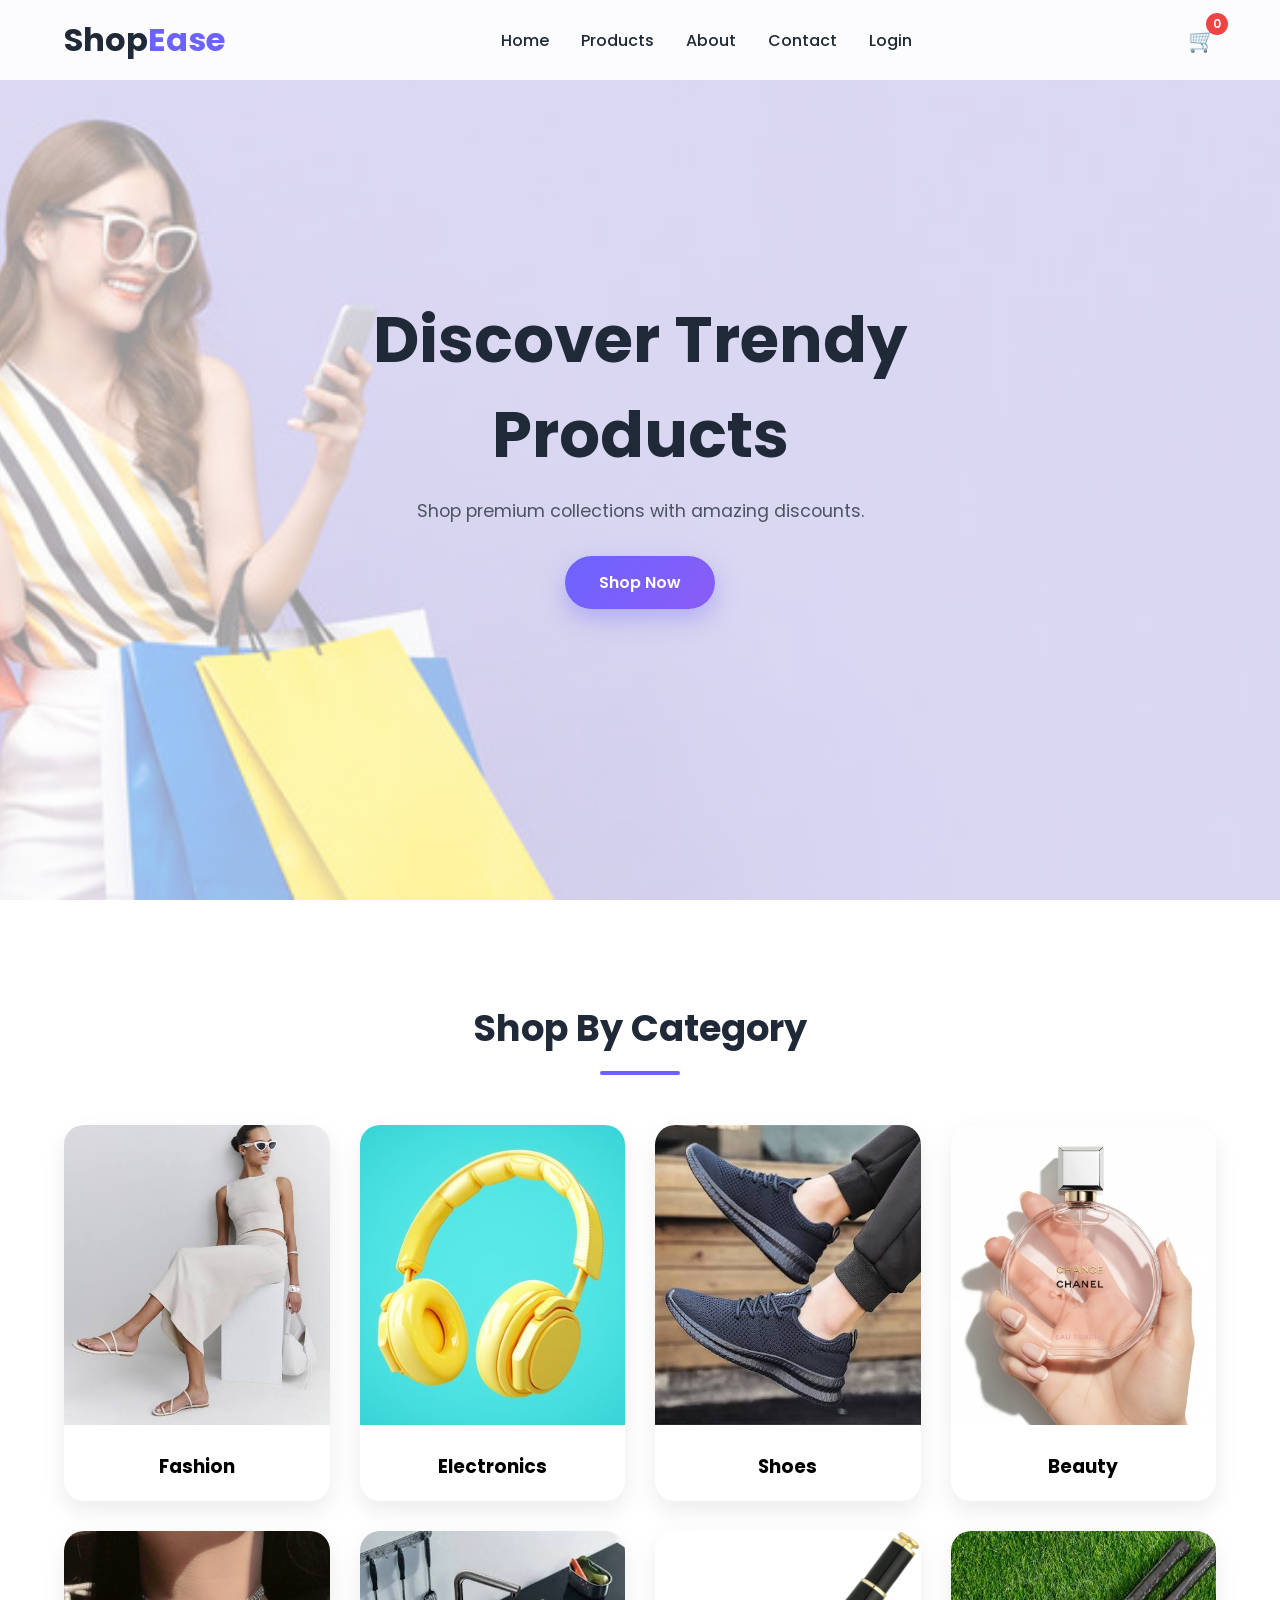
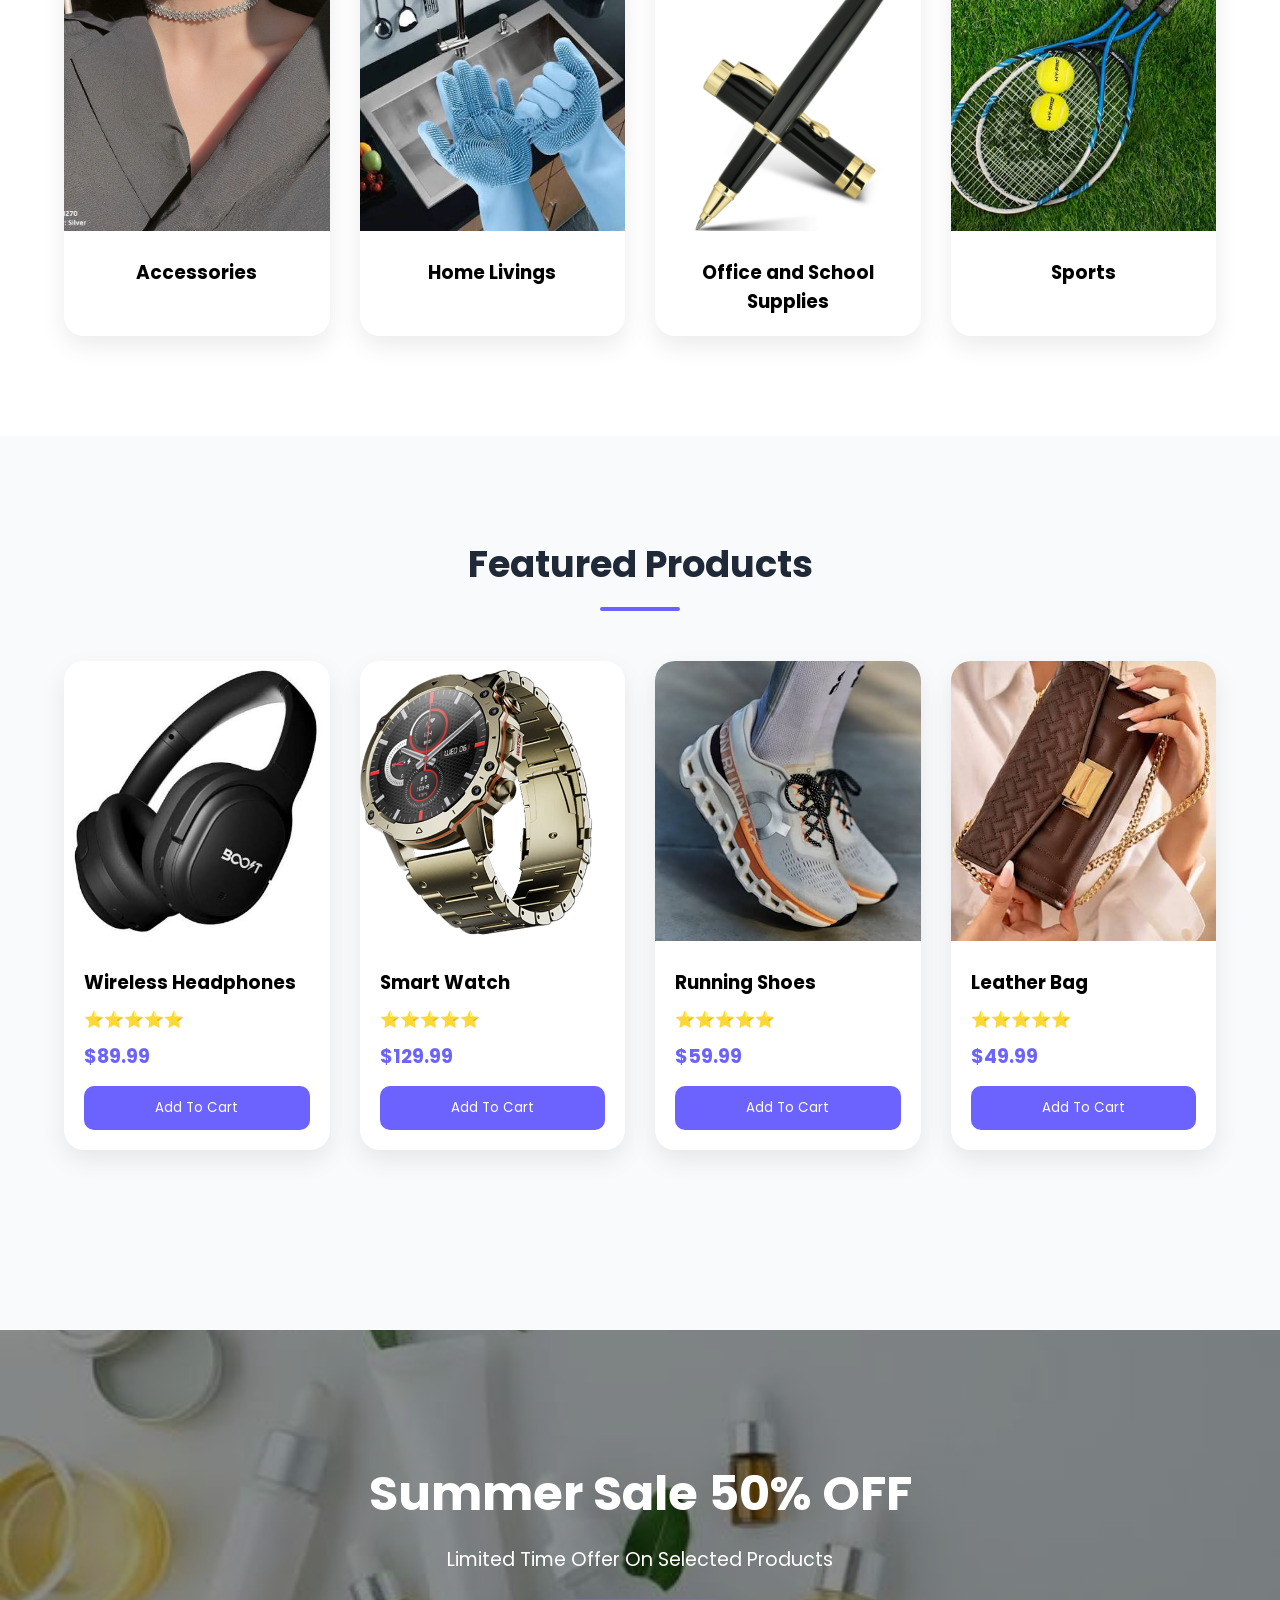
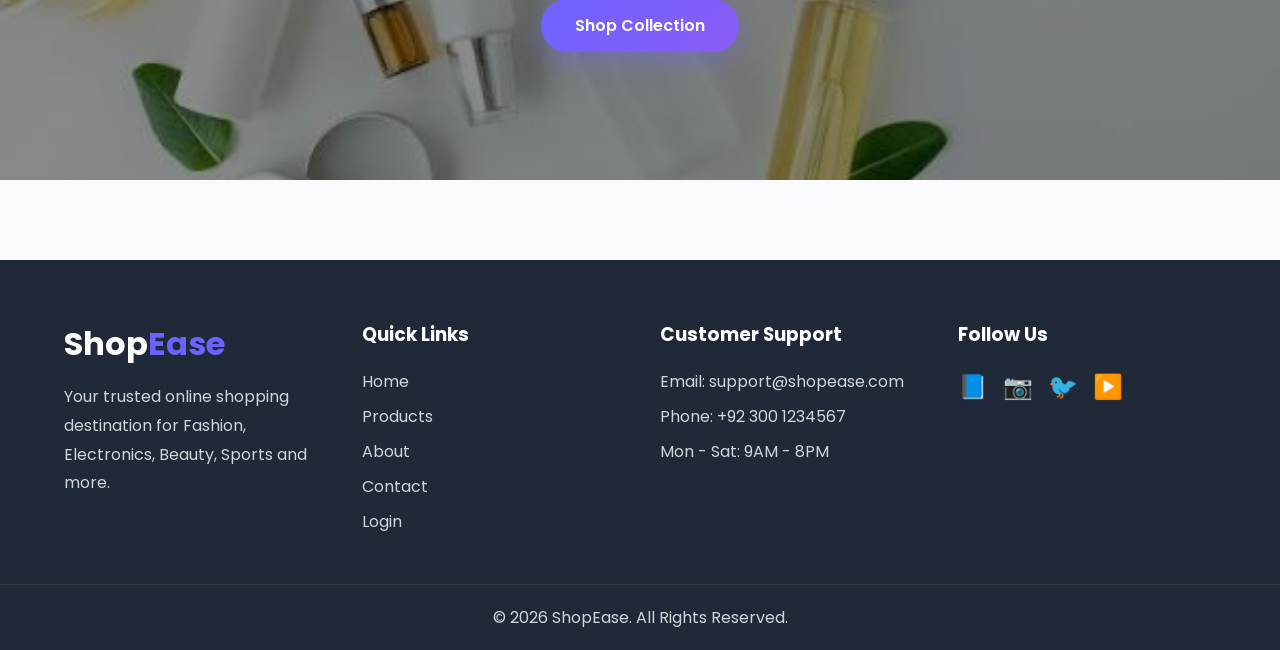
<file: index.html>
<!DOCTYPE html>
<html lang="en">
<head>
  <meta charset="UTF-8">
  <meta name="viewport" content="width=device-width, initial-scale=1.0">

  <title>ShopEase</title>

  <link rel="stylesheet" href="style.css">

  <link rel="preconnect" href="https://fonts.googleapis.com">
  <link rel="preconnect" href="https://fonts.gstatic.com" crossorigin>

  <link href="https://fonts.googleapis.com/css2?family=Poppins:wght@300;400;500;600;700&display=swap" rel="stylesheet">

  <link rel="stylesheet"
        href="https://cdnjs.cloudflare.com/ajax/libs/font-awesome/6.5.1/css/all.min.css">
</head>

<body>

  <!-- Header -->

  <header class="header">

    <nav class="navbar container">

      <a href="#" class="logo">
        Shop<span>Ease</span>
      </a>

      <ul class="nav-links">
        <li><a href="index.html">Home</a></li>
        <li><a href="products.html">Products</a></li>
        <li><a href="about.html">About</a></li>
        <li><a href="contact.html">Contact</a></li>
        <li><a href="auth.html">Login</a></li>
      </ul>

     <a href="cart.html" class="cart-icon">
  🛒
   <span id="cart-count">0</span>
</a>

    </nav>

  </header>

  <!-- Hero Section -->

  <section class="hero">

    <div class="hero-content">

      <h1>Discover Trendy Products</h1>

      <p>
        Shop premium collections with amazing discounts.
      </p>

      <a href="products.html" class="btn">
        Shop Now
      </a>
    </div>
  </section>
<!-- Categories Section -->

  <section class="categories">

  <div class="container">

    <h2 class="section-title">
      Shop By Category
    </h2>
    <div class="category-grid">

      <div class="category-card">
        <img src="images/picture 2.jpg" alt="Fashion">
        <h3>Fashion</h3>
      </div>

      <div class="category-card">
        <img src="images/picture 4.jpg" alt="Electronics">
        <h3>Electronics</h3>
      </div>

      <div class="category-card">
        <img src="images/picture 5.jpg" alt="Shoes">
        <h3>Shoes</h3>
      </div>

      <div class="category-card">
        <img src="images/picture 6.jpg" alt="Beauty">
        <h3>Beauty</h3>
      </div>

      <div class="category-card">
        <img src="images/picture 3.jpg" alt="Accessories">
        <h3>Accessories</h3>
      </div>

      <div class="category-card">
        <img src="images/picture 7.jpg" alt="Home Livings">
        <h3>Home Livings</h3>
      </div>

      <div class="category-card">
        <img src="images/picture 8.jpg" alt="Office and School Supplies">
        <h3>Office and School Supplies</h3>
      </div>

      <div class="category-card">
        <img src="images/picture 9.jpg" alt="Sports">
        <h3>Sports</h3>
      </div>

    </div>

  </div>

</section>
<!-- Featured Products -->

<section class="products">

  <div class="container">

    <h2 class="section-title">
      Featured Products
    </h2>

    <div class="products-grid">

      <div class="product-card">

        <img src="images/product 1.jpg" alt="Product">

        <div class="product-info">

          <h3>Wireless Headphones</h3>

          <div class="rating">
            ⭐⭐⭐⭐⭐
          </div>

          <p class="price">$89.99</p>

         <button
         class="product-btn"
         data-name="Wireless Headphones"
         data-price="89.99">
         Add To Cart
         </button>

        </div>

      </div>

      <div class="product-card">

        <img src="images/product 2.jpg" alt="Product">

        <div class="product-info">

          <h3>Smart Watch</h3>

          <div class="rating">
            ⭐⭐⭐⭐⭐
          </div>

          <p class="price">$129.99</p>

          <button
          class="product-btn"
          data-name="Smart Watch"
          data-price="129.99">
          Add To Cart
         </button>

        </div>

      </div>

      <div class="product-card">

        <img src="images/product 3.jpg" alt="Product">

        <div class="product-info">

          <h3>Running Shoes</h3>

          <div class="rating">
            ⭐⭐⭐⭐⭐
          </div>

          <p class="price">$59.99</p>

          <button
          class="product-btn"
          data-name="Running Shoes"
          data-price="59.99">
          Add To Cart
         </button>

        </div>

      </div>

      <div class="product-card">

        <img src="images/product 4.jpg" alt="Product">

        <div class="product-info">

          <h3>Leather Bag</h3>

          <div class="rating">
            ⭐⭐⭐⭐⭐
          </div>

          <p class="price">$49.99</p>

          <button
          class="product-btn"
          data-name="Leather Bag"
          data-price="49.99">
          Add To Cart
          </button>

        </div>

      </div>

    </div>

  </div>

</section>

<!-- Offer Banner -->

<section class="offer-banner">

  <div class="offer-content">

    <h2>Summer Sale 50% OFF</h2>

    <p>
      Limited Time Offer On Selected Products
    </p>

    <a href="products.html" class="btn">
      Shop Collection
    </a>

  </div>

</section>
</body>
</html>
<script src="script.js"></script>

<footer class="footer">

    <div class="container footer-grid">

        <div class="footer-box">

            <h2 class="footer-logo">
                Shop<span>Ease</span>
            </h2>

            <p>
                Your trusted online shopping destination for
                Fashion, Electronics, Beauty, Sports and more.
            </p>

        </div>

        <div class="footer-box">

            <h3>Quick Links</h3>

            <ul>
                <li><a href="index.html">Home</a></li>
                <li><a href="products.html">Products</a></li>
                <li><a href="about.html">About</a></li>
                <li><a href="contact.html">Contact</a></li>
                <li><a href="auth.html">Login</a></li>
            </ul>

        </div>

        <div class="footer-box">

            <h3>Customer Support</h3>

            <ul>
                <li>Email: support@shopease.com</li>
                <li>Phone: +92 300 1234567</li>
                <li>Mon - Sat: 9AM - 8PM</li>
            </ul>

        </div>

        <div class="footer-box">

            <h3>Follow Us</h3>

            <div class="social-links">

                <a href="#">📘</a>
                <a href="#">📷</a>
                <a href="#">🐦</a>
                <a href="#">▶️</a>

            </div>

        </div>

    </div>

    <div class="footer-bottom">

        <p>
            © 2026 ShopEase. All Rights Reserved.
        </p>

    </div>

</footer>


</body>
</html>
</file>
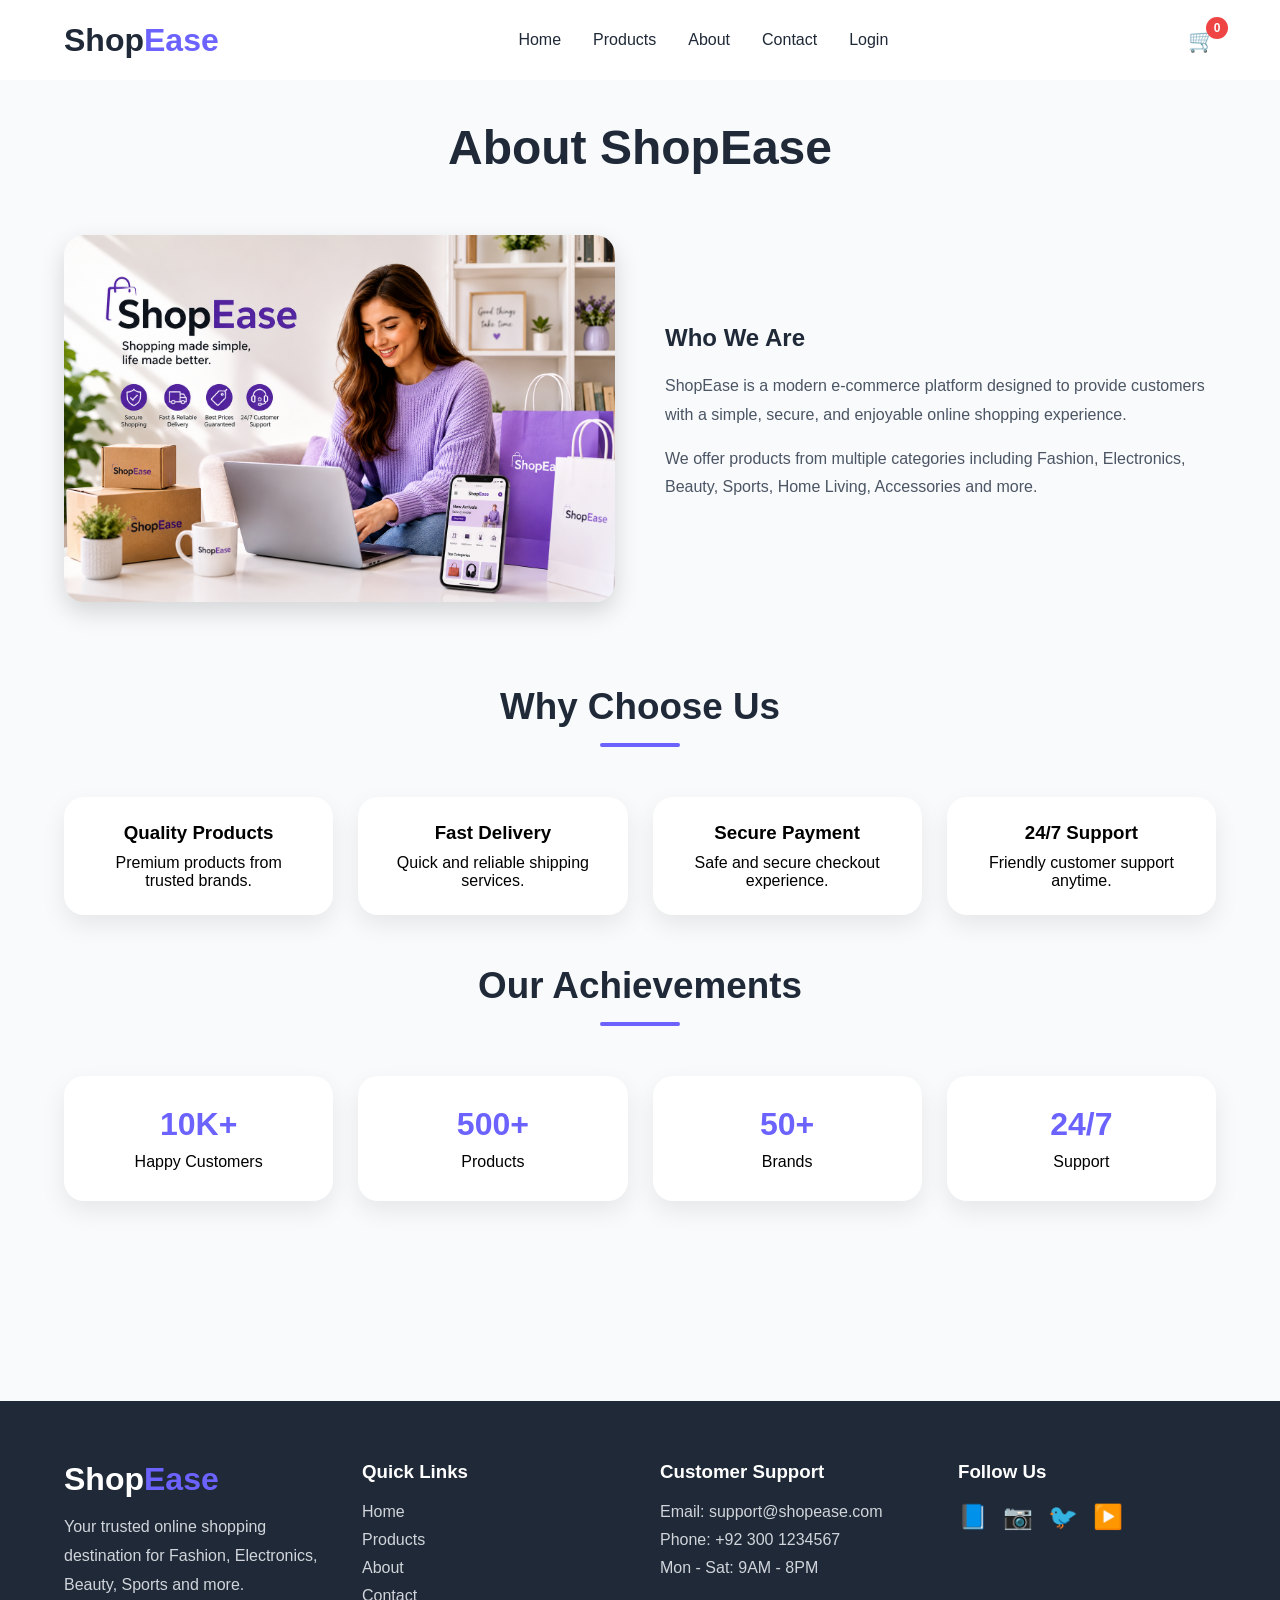
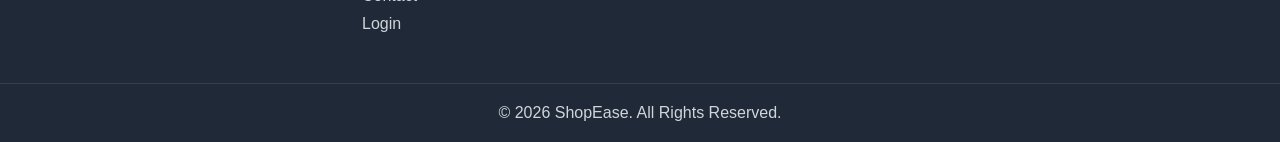
<file: about.html>
<!DOCTYPE html>
<html lang="en">

<head>
<meta charset="UTF-8">
<meta name="viewport" content="width=device-width, initial-scale=1.0">

<title>About Us | ShopEase</title>

<link rel="stylesheet" href="style.css">
<link rel="stylesheet" href="about.css">
</head>

<body>

<header class="header">

<nav class="navbar container">

<a href="index.html" class="logo">
Shop<span>Ease</span>
</a>

<ul class="nav-links">
<li><a href="index.html">Home</a></li>
<li><a href="products.html">Products</a></li>
<li><a href="about.html">About</a></li>
<li><a href="contact.html">Contact</a></li>
<li><a href="auth.html">Login</a></li>
</ul>

<a href="cart.html" class="cart-icon">
🛒
<span id="cart-count">0</span>
</a>

</nav>

</header>

<section class="about-page">

<div class="container">

<h1 class="page-title">
About ShopEase
</h1>

<div class="about-content">

<div class="about-image">
<img src="images/about image.png" alt="About Us">
</div>

<div class="about-text">

<h2>Who We Are</h2>

<p>
ShopEase is a modern e-commerce platform
designed to provide customers with a simple,
secure, and enjoyable online shopping experience.
</p>

<p>
We offer products from multiple categories
including Fashion, Electronics, Beauty,
Sports, Home Living, Accessories and more.
</p>

</div>

</div>

<h2 class="section-title">
Why Choose Us
</h2>

<div class="features">

<div class="feature-box">
<h3>Quality Products</h3>
<p>Premium products from trusted brands.</p>
</div>

<div class="feature-box">
<h3>Fast Delivery</h3>
<p>Quick and reliable shipping services.</p>
</div>

<div class="feature-box">
<h3>Secure Payment</h3>
<p>Safe and secure checkout experience.</p>
</div>

<div class="feature-box">
<h3>24/7 Support</h3>
<p>Friendly customer support anytime.</p>
</div>

</div>

<h2 class="section-title">
Our Achievements
</h2>

<div class="stats">

<div class="stat-box">
<h3>10K+</h3>
<p>Happy Customers</p>
</div>

<div class="stat-box">
<h3>500+</h3>
<p>Products</p>
</div>

<div class="stat-box">
<h3>50+</h3>
<p>Brands</p>
</div>

<div class="stat-box">
<h3>24/7</h3>
<p>Support</p>
</div>

</div>

</div>

</section>

<script src="script.js"></script>
<script src="about.js"></script>

<footer class="footer">

    <div class="container footer-grid">

        <div class="footer-box">

            <h2 class="footer-logo">
                Shop<span>Ease</span>
            </h2>

            <p>
                Your trusted online shopping destination for
                Fashion, Electronics, Beauty, Sports and more.
            </p>

        </div>

        <div class="footer-box">

            <h3>Quick Links</h3>

            <ul>
                <li><a href="index.html">Home</a></li>
                <li><a href="products.html">Products</a></li>
                <li><a href="about.html">About</a></li>
                <li><a href="contact.html">Contact</a></li>
                <li><a href="auth.html">Login</a></li>
            </ul>

        </div>

        <div class="footer-box">

            <h3>Customer Support</h3>

            <ul>
                <li>Email: support@shopease.com</li>
                <li>Phone: +92 300 1234567</li>
                <li>Mon - Sat: 9AM - 8PM</li>
            </ul>

        </div>

        <div class="footer-box">

            <h3>Follow Us</h3>

            <div class="social-links">

                <a href="#">📘</a>
                <a href="#">📷</a>
                <a href="#">🐦</a>
                <a href="#">▶️</a>

            </div>

        </div>

    </div>

    <div class="footer-bottom">

        <p>
            © 2026 ShopEase. All Rights Reserved.
        </p>

    </div>

</footer>

</body>
</html>
</file>
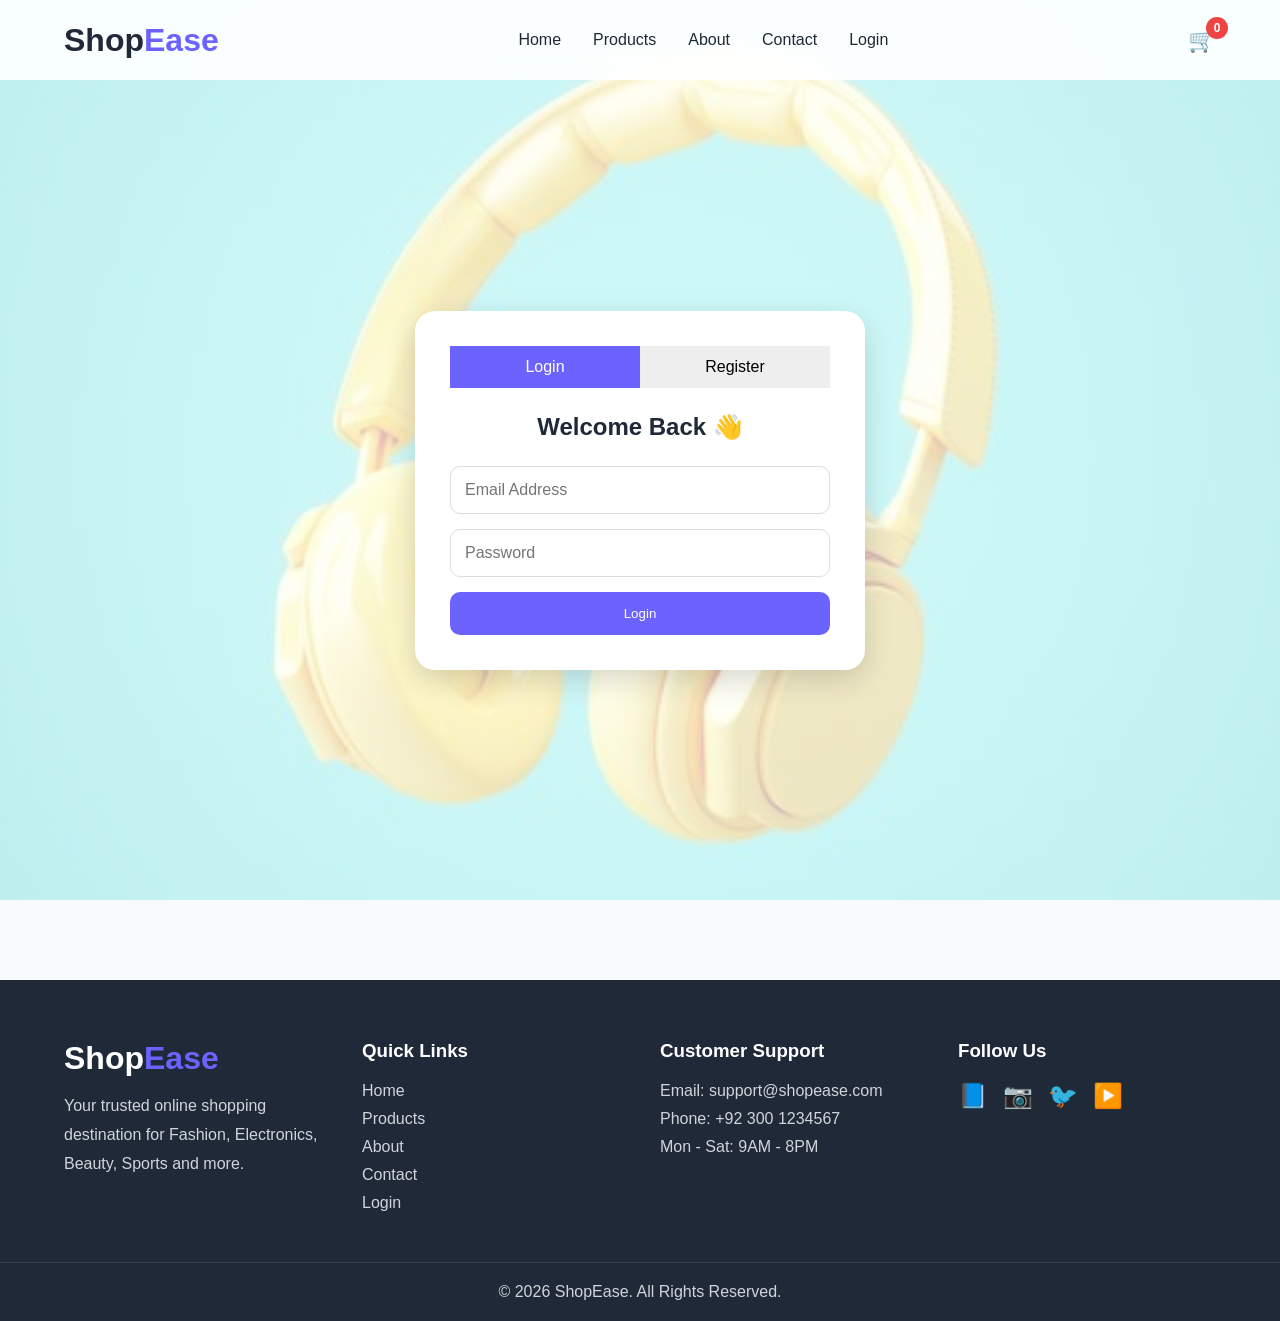
<file: auth.html>
<!DOCTYPE html>
<html lang="en">

<head>
    <meta charset="UTF-8">
    <meta name="viewport" content="width=device-width, initial-scale=1.0">
    <title>Login | ShopEase</title>

    <link rel="stylesheet" href="style.css">
    <link rel="stylesheet" href="auth.css">
</head>

<body>

<header class="header">

    <nav class="navbar container">

        <a href="index.html" class="logo">
            Shop<span>Ease</span>
        </a>

        <ul class="nav-links">
            <li><a href="index.html">Home</a></li>
            <li><a href="products.html">Products</a></li>
            <li><a href="about.html">About</a></li>
            <li><a href="contact.html">Contact</a></li>
            <li><a href="auth.html">Login</a></li>
        </ul>

        <a href="cart.html" class="cart-icon">
            🛒
            <span id="cart-count">0</span>
        </a>

    </nav>

</header>

<section class="auth-page">

    <div class="form-box">

        <div class="form-toggle">

            <button id="loginBtn" class="active">
                Login
            </button>

            <button id="registerBtn">
                Register
            </button>

        </div>

        <!-- LOGIN FORM -->

        <form id="loginForm">

            <h2>Welcome Back 👋</h2>

            <input
                type="email"
                id="loginEmail"
                placeholder="Email Address"
                required>

            <input
                type="password"
                id="loginPassword"
                placeholder="Password"
                required>

            <button type="submit">
                Login
            </button>

        </form>

        <!-- REGISTER FORM -->

        <form id="registerForm" class="hidden">

            <h2>Create Account</h2>

            <input
                type="text"
                id="registerName"
                placeholder="Full Name"
                required>

            <input
                type="email"
                id="registerEmail"
                placeholder="Email Address"
                required>

            <input
                type="password"
                id="registerPassword"
                placeholder="Password"
                required>

            <button type="submit">
                Register
            </button>

        </form>

    </div>

</section>

<script src="script.js"></script>
<script src="auth.js"></script>

<footer class="footer">

    <div class="container footer-grid">

        <div class="footer-box">

            <h2 class="footer-logo">
                Shop<span>Ease</span>
            </h2>

            <p>
                Your trusted online shopping destination for
                Fashion, Electronics, Beauty, Sports and more.
            </p>

        </div>

        <div class="footer-box">

            <h3>Quick Links</h3>

            <ul>
                <li><a href="index.html">Home</a></li>
                <li><a href="products.html">Products</a></li>
                <li><a href="about.html">About</a></li>
                <li><a href="contact.html">Contact</a></li>
                <li><a href="auth.html">Login</a></li>
            </ul>

        </div>

        <div class="footer-box">

            <h3>Customer Support</h3>

            <ul>
                <li>Email: support@shopease.com</li>
                <li>Phone: +92 300 1234567</li>
                <li>Mon - Sat: 9AM - 8PM</li>
            </ul>

        </div>

        <div class="footer-box">

            <h3>Follow Us</h3>

            <div class="social-links">

                <a href="#">📘</a>
                <a href="#">📷</a>
                <a href="#">🐦</a>
                <a href="#">▶️</a>

            </div>

        </div>

    </div>

    <div class="footer-bottom">

        <p>
            © 2026 ShopEase. All Rights Reserved.
        </p>

    </div>

</footer>
</body>
</html>
</file>
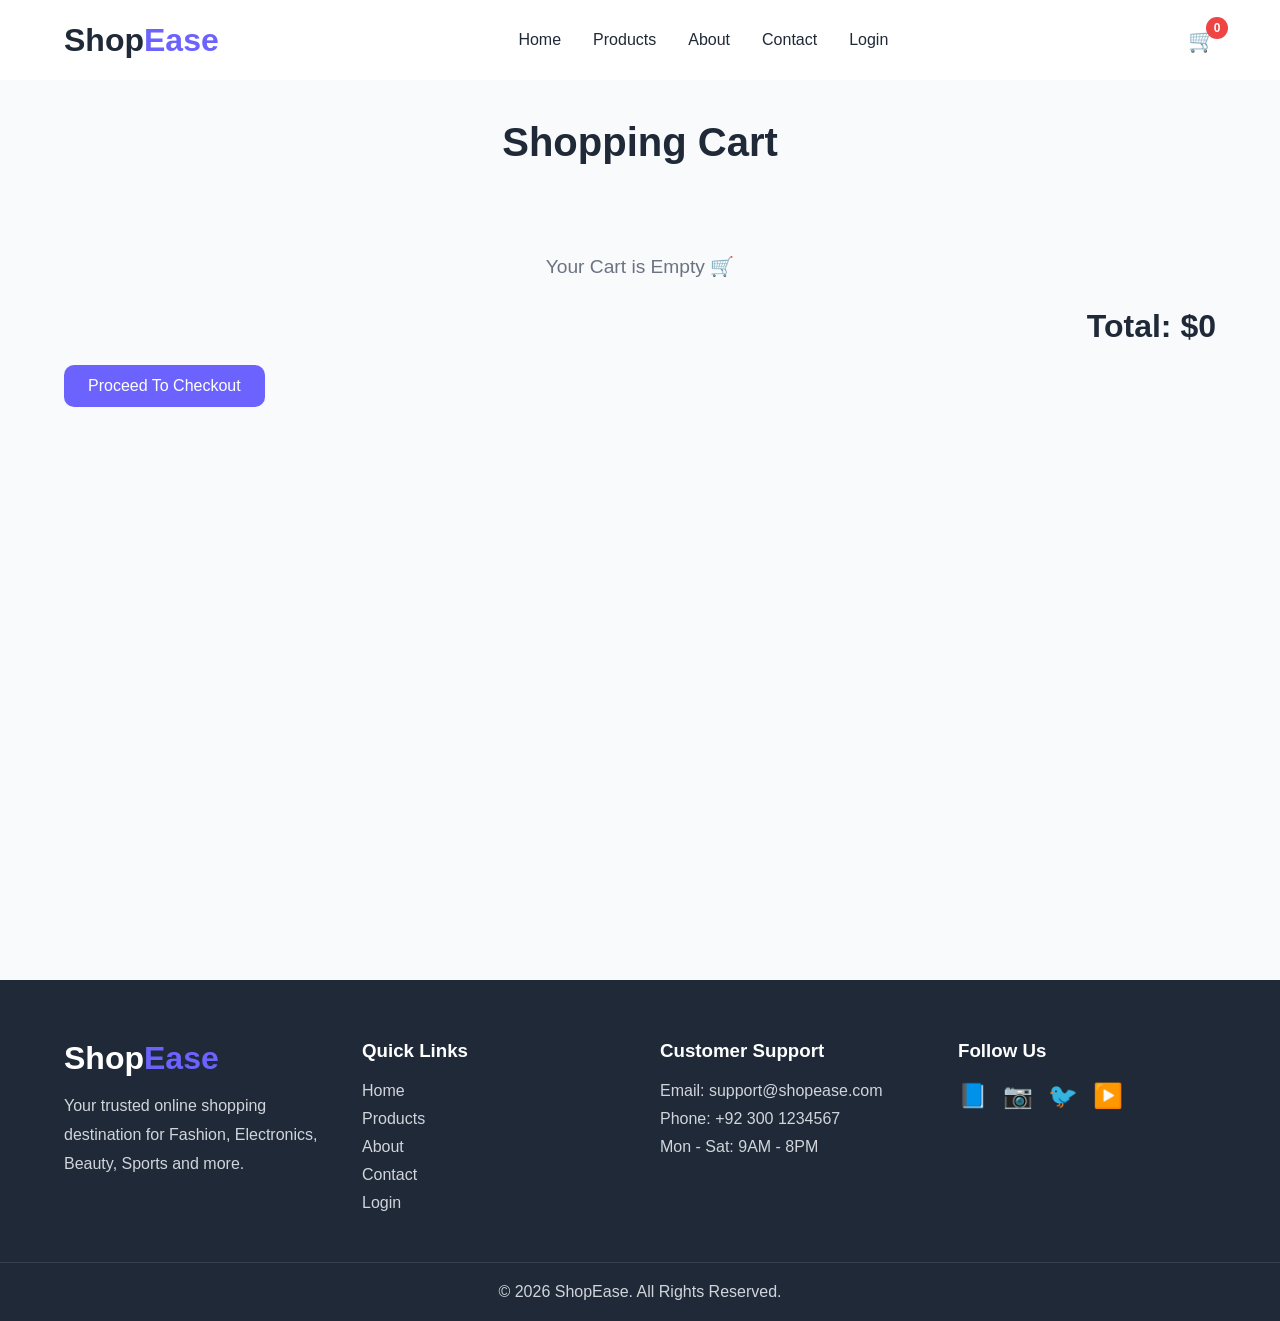
<file: cart.html>
<!DOCTYPE html>
<html lang="en">

<head>
    <meta charset="UTF-8">
    <meta name="viewport" content="width=device-width, initial-scale=1.0">
    <title>Cart | ShopEase</title>

    <link rel="stylesheet" href="style.css">
    <link rel="stylesheet" href="cart.css">
</head>

<body>

<header class="header">

    <nav class="navbar container">

        <a href="index.html" class="logo">
            Shop<span>Ease</span>
        </a>

        <ul class="nav-links">
            <li><a href="index.html">Home</a></li>
            <li><a href="products.html">Products</a></li>
            <li><a href="about.html">About</a></li>
            <li><a href="contact.html">Contact</a></li>
            <li><a href="auth.html">Login</a></li>
        </ul>

        <a href="cart.html" class="cart-icon">
            🛒
            <span id="cart-count">0</span>
        </a>

    </nav>

</header>

<section class="cart-page container">

    <h1 class="cart-title">
        Shopping Cart
    </h1>

    <div id="cart-items"></div>

    <h2 id="total">
        Total: $0
    </h2>

    <a href="checkout.html" class="checkout-btn">
        Proceed To Checkout
    </a>

</section>

<script src="cart.js"></script>
<script src="script.js"></script>

<footer class="footer">

    <div class="container footer-grid">

        <div class="footer-box">

            <h2 class="footer-logo">
                Shop<span>Ease</span>
            </h2>

            <p>
                Your trusted online shopping destination for
                Fashion, Electronics, Beauty, Sports and more.
            </p>

        </div>

        <div class="footer-box">

            <h3>Quick Links</h3>

            <ul>
                <li><a href="index.html">Home</a></li>
                <li><a href="products.html">Products</a></li>
                <li><a href="about.html">About</a></li>
                <li><a href="contact.html">Contact</a></li>
                <li><a href="auth.html">Login</a></li>
            </ul>

        </div>

        <div class="footer-box">

            <h3>Customer Support</h3>

            <ul>
                <li>Email: support@shopease.com</li>
                <li>Phone: +92 300 1234567</li>
                <li>Mon - Sat: 9AM - 8PM</li>
            </ul>

        </div>

        <div class="footer-box">

            <h3>Follow Us</h3>

            <div class="social-links">

                <a href="#">📘</a>
                <a href="#">📷</a>
                <a href="#">🐦</a>
                <a href="#">▶️</a>

            </div>

        </div>

    </div>

    <div class="footer-bottom">

        <p>
            © 2026 ShopEase. All Rights Reserved.
        </p>

    </div>

</footer>

</body>
</html>
</file>
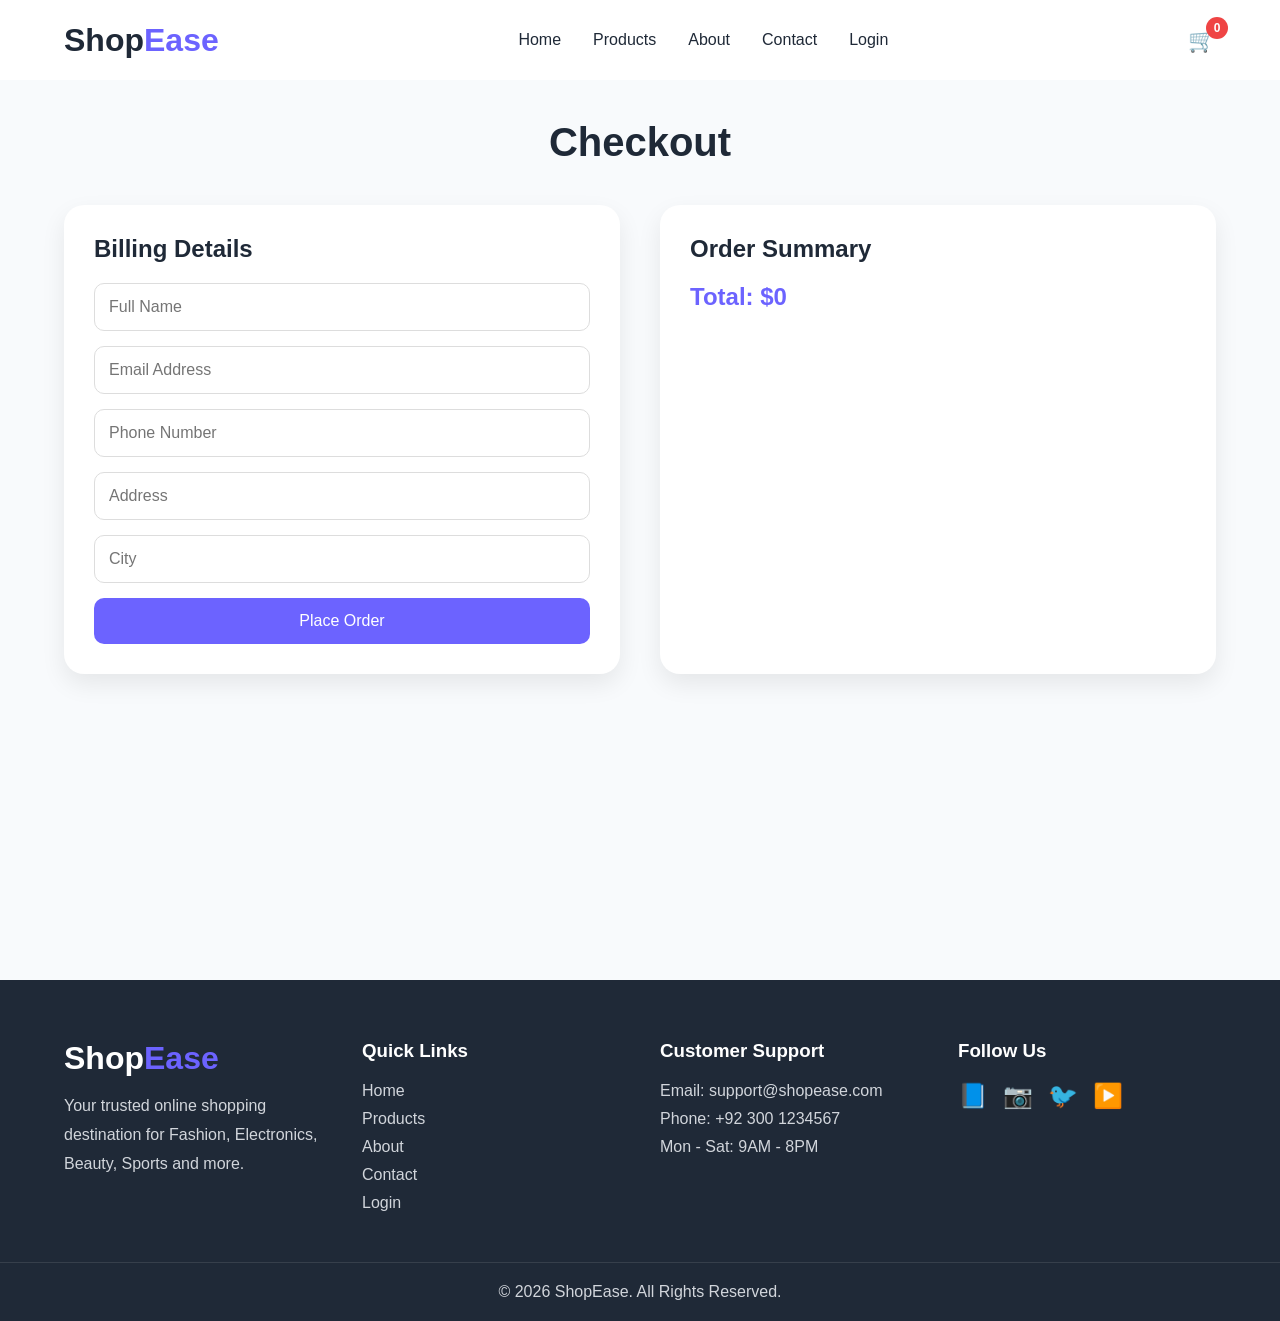
<file: checkout.html>
<!DOCTYPE html>
<html lang="en">

<head>
    <meta charset="UTF-8">
    <meta name="viewport" content="width=device-width, initial-scale=1.0">
    <title>Checkout | ShopEase</title>

    <link rel="stylesheet" href="style.css">
    <link rel="stylesheet" href="checkout.css">
</head>

<body>

    <!-- HEADER -->

    <header class="header">

        <nav class="navbar container">

            <a href="index.html" class="logo">
                Shop<span>Ease</span>
            </a>

            <ul class="nav-links">
                <li><a href="index.html">Home</a></li>
                <li><a href="products.html">Products</a></li>
                <li><a href="about.html">About</a></li>
                <li><a href="contact.html">Contact</a></li>
                <li><a href="auth.html">Login</a></li>
            </ul>

            <a href="cart.html" class="cart-icon">
                🛒
                <span id="cart-count">0</span>
            </a>

        </nav>

    </header>

    <!-- CHECKOUT PAGE -->

    <section class="checkout-page">

        <div class="container">

            <h1 class="checkout-title">
                Checkout
            </h1>

            <div class="checkout-wrapper">

                <!-- BILLING FORM -->

                <div class="checkout-form">

                    <h2>Billing Details</h2>

                    <form id="checkoutForm">

                        <input
                            type="text"
                            placeholder="Full Name"
                            required>

                        <input
                            type="email"
                            placeholder="Email Address"
                            required>

                        <input
                            type="tel"
                            placeholder="Phone Number"
                            required>

                        <input
                            type="text"
                            placeholder="Address"
                            required>

                        <input
                            type="text"
                            placeholder="City"
                            required>

                        <button type="submit">
                            Place Order
                        </button>

                    </form>

                </div>

                <!-- ORDER SUMMARY -->

                <div class="order-summary">

                    <h2>Order Summary</h2>

                    <div id="orderItems">

                    </div>

                    <h3 id="orderTotal">
                        Total: $0
                    </h3>

                </div>

            </div>

        </div>

    </section>

    <!-- JAVASCRIPT -->

    <script src="script.js"></script>
    <script src="checkout.js"></script>

    <footer class="footer">

    <div class="container footer-grid">

        <div class="footer-box">

            <h2 class="footer-logo">
                Shop<span>Ease</span>
            </h2>

            <p>
                Your trusted online shopping destination for
                Fashion, Electronics, Beauty, Sports and more.
            </p>

        </div>

        <div class="footer-box">

            <h3>Quick Links</h3>

            <ul>
                <li><a href="index.html">Home</a></li>
                <li><a href="products.html">Products</a></li>
                <li><a href="about.html">About</a></li>
                <li><a href="contact.html">Contact</a></li>
                <li><a href="auth.html">Login</a></li>
            </ul>

        </div>

        <div class="footer-box">

            <h3>Customer Support</h3>

            <ul>
                <li>Email: support@shopease.com</li>
                <li>Phone: +92 300 1234567</li>
                <li>Mon - Sat: 9AM - 8PM</li>
            </ul>

        </div>

        <div class="footer-box">

            <h3>Follow Us</h3>

            <div class="social-links">

                <a href="#">📘</a>
                <a href="#">📷</a>
                <a href="#">🐦</a>
                <a href="#">▶️</a>

            </div>

        </div>

    </div>

    <div class="footer-bottom">

        <p>
            © 2026 ShopEase. All Rights Reserved.
        </p>

    </div>

</footer>

</body>
</html>
</file>
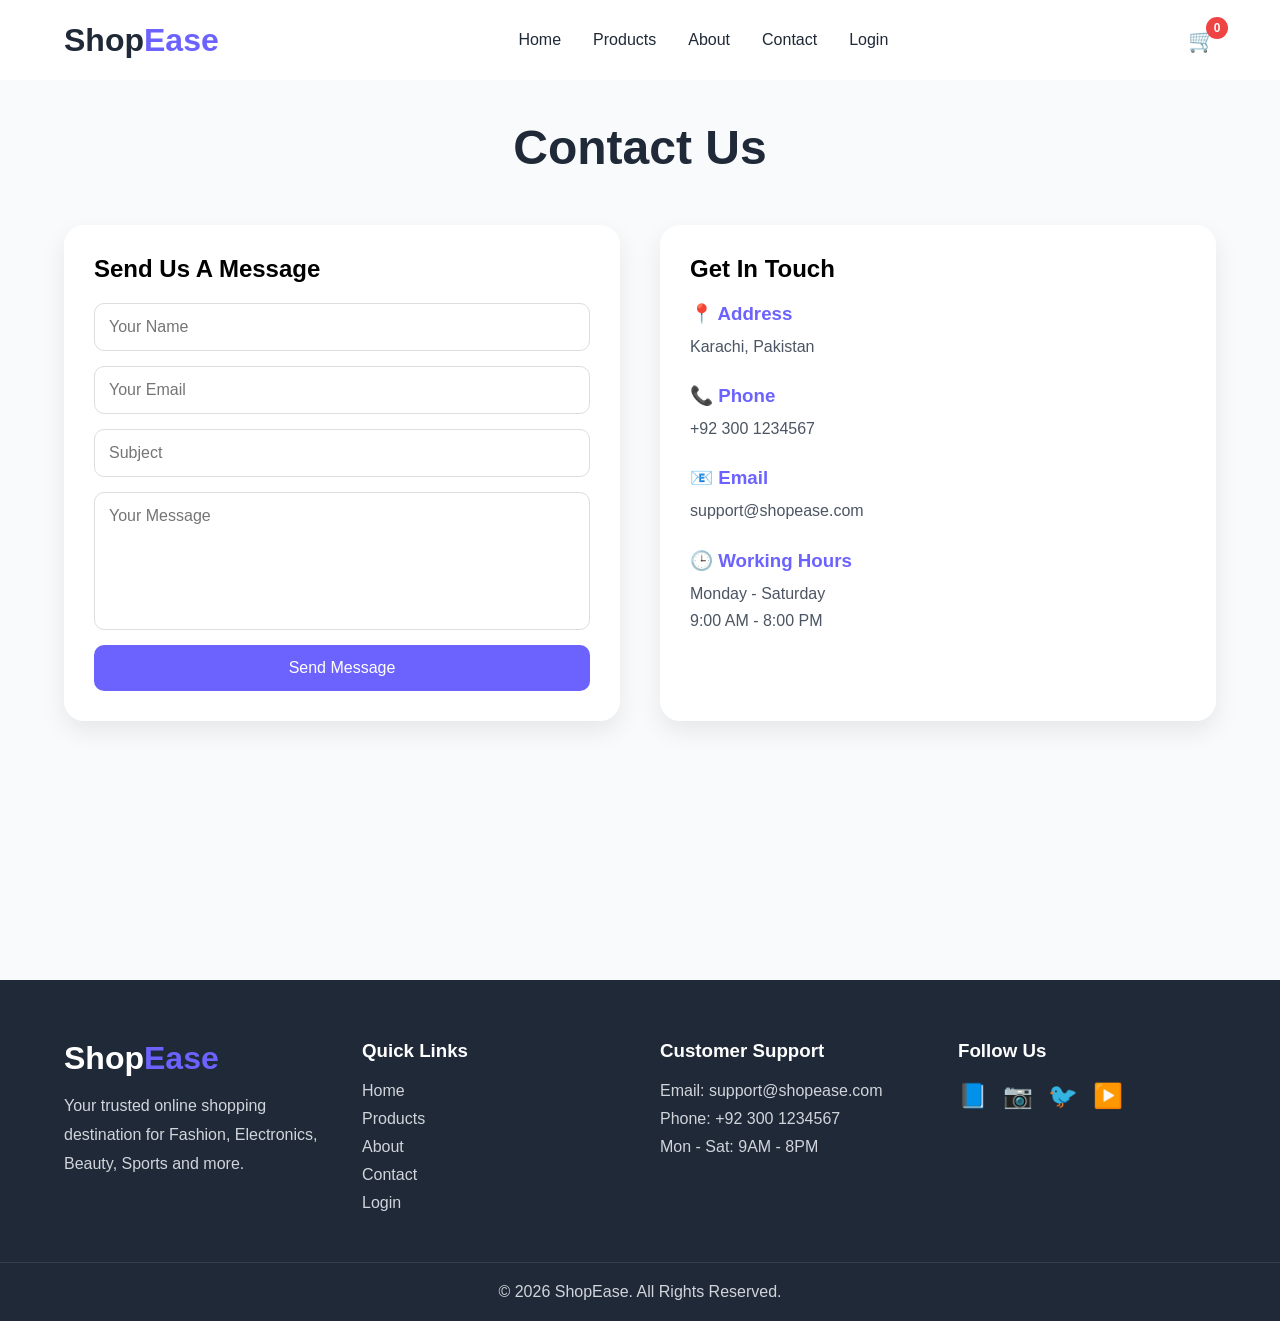
<file: contact.html>
<!DOCTYPE html>
<html lang="en">

<head>
<meta charset="UTF-8">
<meta name="viewport" content="width=device-width, initial-scale=1.0">

<title>Contact Us | ShopEase</title>

<link rel="stylesheet" href="style.css">
<link rel="stylesheet" href="contact.css">
</head>

<body>

<header class="header">

<nav class="navbar container">

<a href="index.html" class="logo">
Shop<span>Ease</span>
</a>

<ul class="nav-links">
<li><a href="index.html">Home</a></li>
<li><a href="products.html">Products</a></li>
<li><a href="about.html">About</a></li>
<li><a href="contact.html">Contact</a></li>
<li><a href="auth.html">Login</a></li>
</ul>

<a href="cart.html" class="cart-icon">
🛒
<span id="cart-count">0</span>
</a>

</nav>

</header>

<section class="contact-page">

<div class="container">

<h1 class="page-title">
Contact Us
</h1>

<div class="contact-wrapper">

<!-- Contact Form -->

<div class="contact-form">

<h2>Send Us A Message</h2>

<form id="contactForm">

<input
type="text"
placeholder="Your Name"
required>

<input
type="email"
placeholder="Your Email"
required>

<input
type="text"
placeholder="Subject"
required>

<textarea
placeholder="Your Message"
rows="6"
required></textarea>

<button type="submit">
Send Message
</button>

</form>

</div>

<!-- Contact Info -->

<div class="contact-info">

<h2>Get In Touch</h2>

<div class="info-box">
<h3>📍 Address</h3>
<p>Karachi, Pakistan</p>
</div>

<div class="info-box">
<h3>📞 Phone</h3>
<p>+92 300 1234567</p>
</div>

<div class="info-box">
<h3>📧 Email</h3>
<p>support@shopease.com</p>
</div>

<div class="info-box">
<h3>🕒 Working Hours</h3>
<p>Monday - Saturday</p>
<p>9:00 AM - 8:00 PM</p>
</div>

</div>

</div>

</div>

</section>

<script src="script.js"></script>
<script src="contact.js"></script>

<footer class="footer">

    <div class="container footer-grid">

        <div class="footer-box">

            <h2 class="footer-logo">
                Shop<span>Ease</span>
            </h2>

            <p>
                Your trusted online shopping destination for
                Fashion, Electronics, Beauty, Sports and more.
            </p>

        </div>

        <div class="footer-box">

            <h3>Quick Links</h3>

            <ul>
                <li><a href="index.html">Home</a></li>
                <li><a href="products.html">Products</a></li>
                <li><a href="about.html">About</a></li>
                <li><a href="contact.html">Contact</a></li>
                <li><a href="auth.html">Login</a></li>
            </ul>

        </div>

        <div class="footer-box">

            <h3>Customer Support</h3>

            <ul>
                <li>Email: support@shopease.com</li>
                <li>Phone: +92 300 1234567</li>
                <li>Mon - Sat: 9AM - 8PM</li>
            </ul>

        </div>

        <div class="footer-box">

            <h3>Follow Us</h3>

            <div class="social-links">

                <a href="#">📘</a>
                <a href="#">📷</a>
                <a href="#">🐦</a>
                <a href="#">▶️</a>

            </div>

        </div>

    </div>

    <div class="footer-bottom">

        <p>
            © 2026 ShopEase. All Rights Reserved.
        </p>

    </div>

</footer>

</body>
</html>
</file>
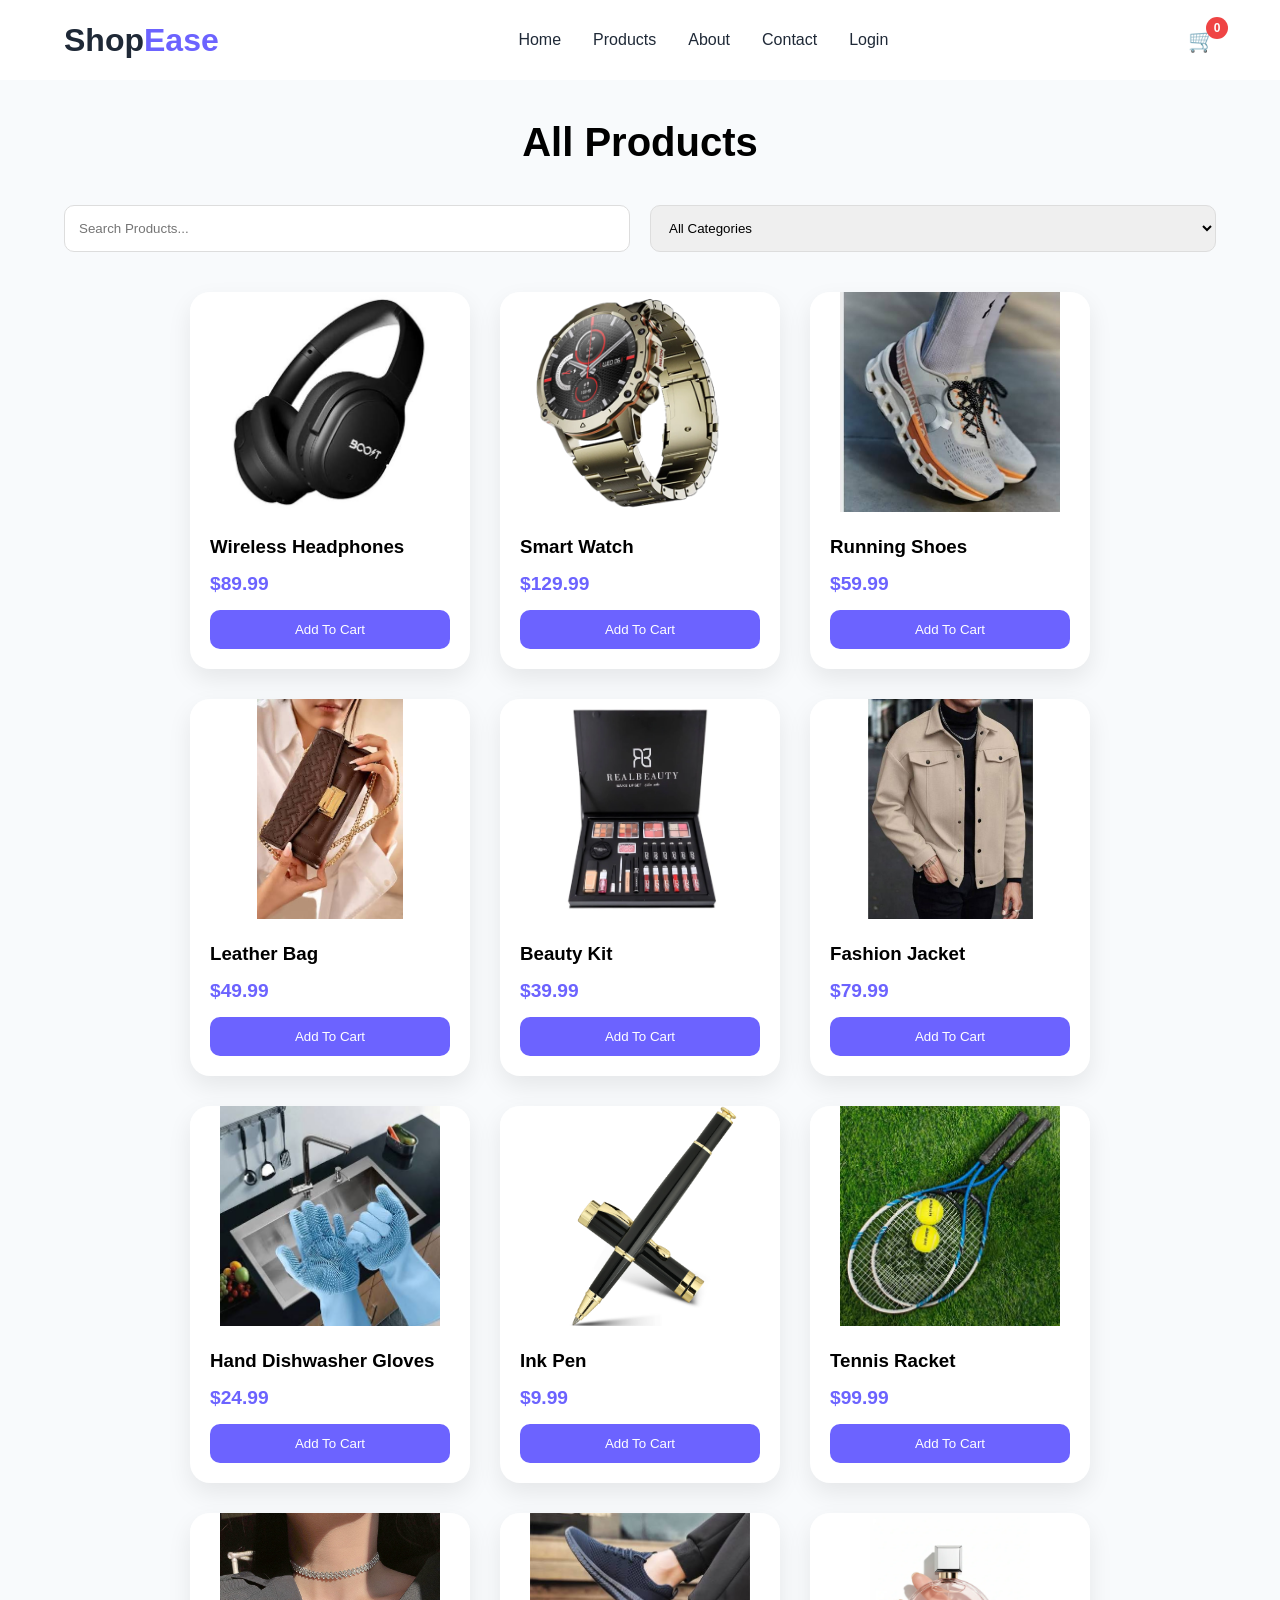
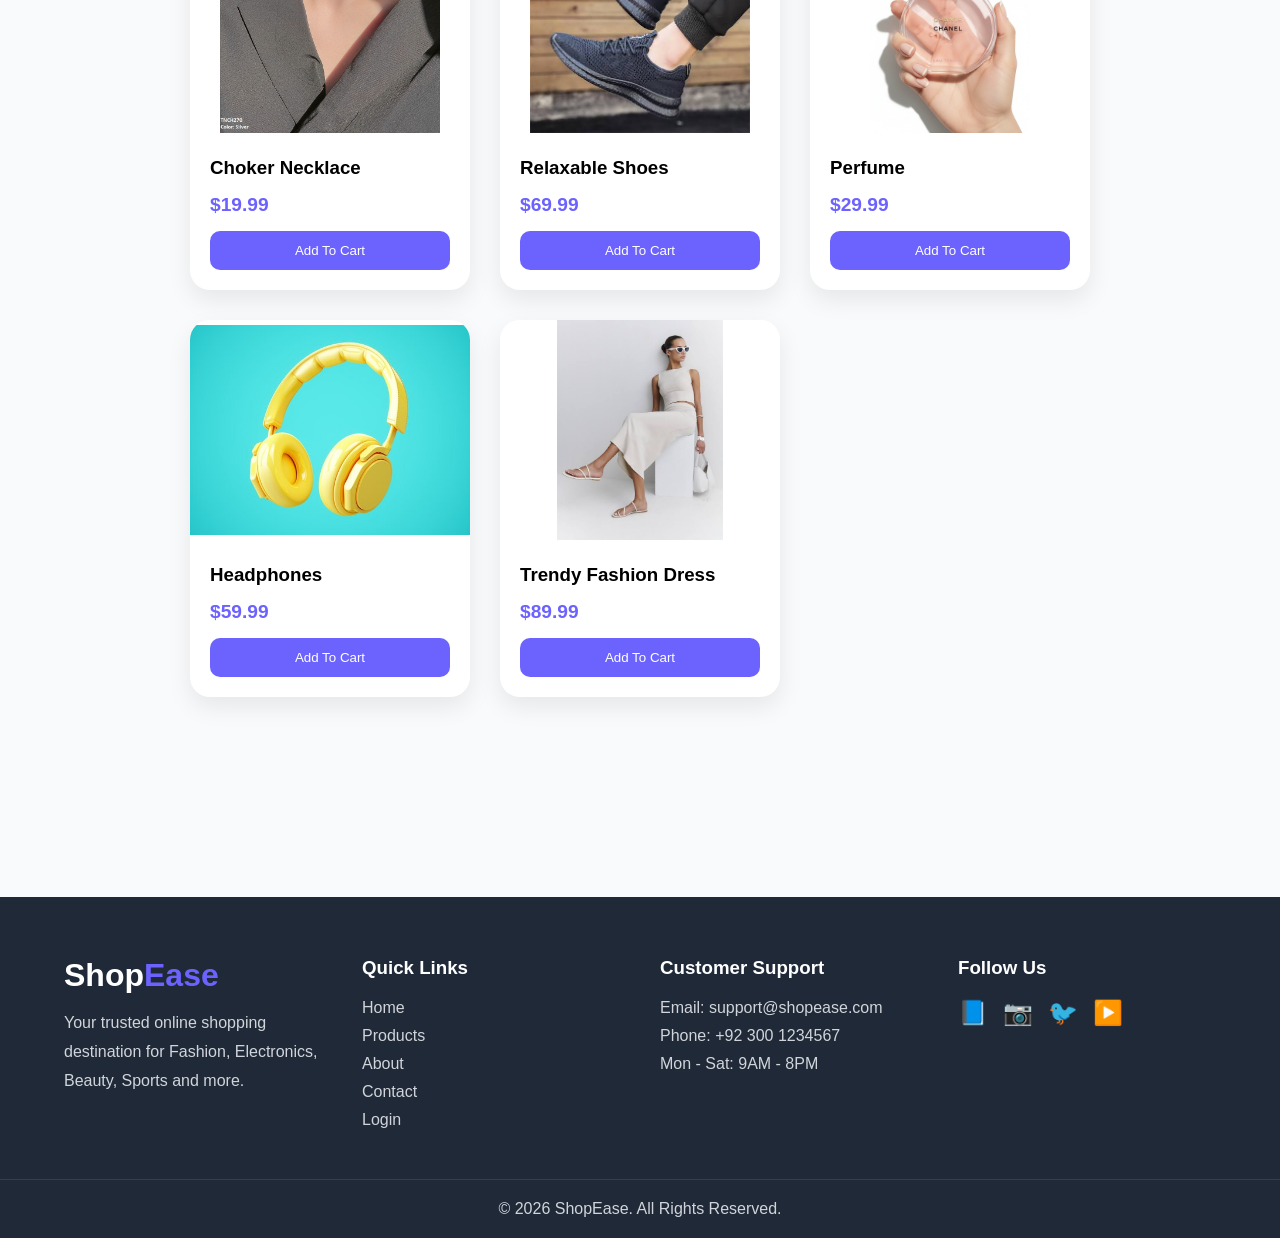
<file: products.html>
<!DOCTYPE html>
<html lang="en">
<head>
<meta charset="UTF-8">
<meta name="viewport" content="width=device-width, initial-scale=1.0">

<title>Products</title>

<link rel="stylesheet" href="style.css">
<link rel="stylesheet" href="products.css">

<link rel="stylesheet"
href="https://cdnjs.cloudflare.com/ajax/libs/font-awesome/6.5.1/css/all.min.css">
</head>

<body>

 <!-- Header -->

  <header class="header">

    <nav class="navbar container">

      <a href="#" class="logo">
        Shop<span>Ease</span>
      </a>

      <ul class="nav-links">
        <li><a href="index.html">Home</a></li>
        <li><a href="products.html">Products</a></li>
        <li><a href="about.html">About</a></li>
        <li><a href="contact.html">Contact</a></li>
        <li><a href="auth.html">Login</a></li>
      </ul>

      <a href="cart.html" class="cart-icon">
      🛒
      <span id="cart-count">0</span>
  </a>

 </nav>

  </header>



<section class="products-page">

<div class="container">

<h1 class="page-title">
All Products
</h1>

<div class="filter-bar">

<input
type="text"
id="searchInput"
placeholder="Search Products...">

<select id="categoryFilter">

<option value="all">All Categories</option>

<option value="Fashion">Fashion</option>

<option value="Electronics">Electronics</option>

<option value="Shoes">Shoes</option>

<option value="Beauty">Beauty</option>

<option value="Accessories">Accessories</option>

<option value="Home Living">Home Living</option>

<option value="Sports">Sports</option>

<option value="Office and School Supplies">Office and School Supplies</option>
</select>

</div>

<div id="productsGrid" class="products-grid">

</div>

</div>

</section>

<script src="products.js"></script>


<footer class="footer">

    <div class="container footer-grid">

        <div class="footer-box">

            <h2 class="footer-logo">
                Shop<span>Ease</span>
            </h2>

            <p>
                Your trusted online shopping destination for
                Fashion, Electronics, Beauty, Sports and more.
            </p>

        </div>

        <div class="footer-box">

            <h3>Quick Links</h3>

            <ul>
                <li><a href="index.html">Home</a></li>
                <li><a href="products.html">Products</a></li>
                <li><a href="about.html">About</a></li>
                <li><a href="contact.html">Contact</a></li>
                <li><a href="auth.html">Login</a></li>
            </ul>

        </div>

        <div class="footer-box">

            <h3>Customer Support</h3>

            <ul>
                <li>Email: support@shopease.com</li>
                <li>Phone: +92 300 1234567</li>
                <li>Mon - Sat: 9AM - 8PM</li>
            </ul>

        </div>

        <div class="footer-box">

            <h3>Follow Us</h3>

            <div class="social-links">

                <a href="#">📘</a>
                <a href="#">📷</a>
                <a href="#">🐦</a>
                <a href="#">▶️</a>

            </div>

        </div>

    </div>

    <div class="footer-bottom">

        <p>
            © 2026 ShopEase. All Rights Reserved.
        </p>

    </div>

</footer>

</body>
</html>
</file>
<file: style.css>
/* =========================
   GLOBAL STYLES
========================= */

*{
    margin:0;
    padding:0;
    box-sizing:border-box;
    font-family:"Poppins",sans-serif;
}

:root{
    --primary:#6c63ff;
    --dark:#1f2937;
    --text:#4b5563;
    --white:#ffffff;
}

body{
    background:#f8fafc;
}

.container{
    width:90%;
    max-width:1200px;
    margin:auto;
}

/* =========================
   HEADER
========================= */

.header{
    position:fixed;
    top:0;
    width:100%;
    background:rgba(255,255,255,.9);
    backdrop-filter:blur(12px);
    z-index:1000;
}

.navbar{
    height:80px;
    display:flex;
    align-items:center;
    justify-content:space-between;
}

.logo{
    text-decoration:none;
    font-size:2rem;
    font-weight:700;
    color:var(--dark);
}

.logo span{
    color:var(--primary);
}

.nav-links{
    list-style:none;
    display:flex;
    gap:2rem;
}

.nav-links a{
    text-decoration:none;
    color:var(--dark);
    font-weight:500;
    transition:.3s;
}

.nav-links a:hover{
    color:var(--primary);
}

.cart-icon{
    position:relative;
    text-decoration:none;
    color:var(--dark);
    font-size:1.4rem;
}

.cart-icon:hover{
    color:var(--primary);
}

#cart-count{
    position:absolute;
    top:-10px;
    right:-12px;
    width:22px;
    height:22px;
    background:#ef4444;
    color:#fff;
    border-radius:50%;
    display:flex;
    align-items:center;
    justify-content:center;
    font-size:.75rem;
    font-weight:600;
}

/* =========================
   HERO SECTION
========================= */

.hero{
    min-height:100vh;
    display:flex;
    align-items:center;
    justify-content:center;
    text-align:center;
    padding:0 20px;

    background:
    linear-gradient(
        rgba(255,255,255,.60),
        rgba(255,255,255,.60)
    ),
    url("images/picture 1.jpg");

    background-size:cover;
    background-position:center;
    background-repeat:no-repeat;
}

.hero-content{
    max-width:700px;
}

.hero-content h1{
    font-size:4rem;
    color:var(--dark);
    margin-bottom:1rem;
}

.hero-content p{
    font-size:1.1rem;
    color:var(--text);
    margin-bottom:2rem;
}

.btn{
    display:inline-block;
    text-decoration:none;
    background:linear-gradient(135deg,#6c63ff,#8b5cf6);
    color:#fff;
    padding:14px 34px;
    border-radius:50px;
    font-weight:600;
    transition:.4s;
    box-shadow:0 10px 25px rgba(108,99,255,.35);
}

.btn:hover{
    transform:translateY(-5px);
    box-shadow:0 15px 35px rgba(108,99,255,.5);
}

/* =========================
   CATEGORIES
========================= */

.categories{
    padding:100px 0;
    background:#fff;
}

.section-title{
    text-align:center;
    font-size:2.3rem;
    color:#1f2937;
    margin-bottom:50px;
}

.section-title::after{
    content:"";
    width:80px;
    height:4px;
    background:#6c63ff;
    display:block;
    margin:15px auto;
    border-radius:10px;
}

.category-grid{
    display:grid;
    grid-template-columns:repeat(auto-fit,minmax(250px,1fr));
    gap:30px;
}

.category-card{
    background:#fff;
    border-radius:20px;
    overflow:hidden;
    cursor:pointer;
    box-shadow:0 10px 25px rgba(0,0,0,.08);
    transition:.4s;
}

.category-card:hover{
    transform:translateY(-10px);
    box-shadow:0 20px 40px rgba(0,0,0,.15);
}

.category-card img{
    width:100%;
    height:300px;
    object-fit:cover;
    transition:.5s;
}

.category-card:hover img{
    transform:scale(1.08);
}

.category-card h3{
    text-align:center;
    padding:20px;
}

/* =========================
   PRODUCTS
========================= */

.products{
    padding:100px 0;
    background:#f8fafc;
}

.products-grid{
    display:grid;
    grid-template-columns:repeat(auto-fit,minmax(250px,1fr));
    gap:30px;
}

.product-card{
    background:#fff;
    border-radius:20px;
    overflow:hidden;
    box-shadow:0 10px 25px rgba(0,0,0,.08);
    transition:.4s;
}

.product-card:hover{
    transform:translateY(-10px);
    box-shadow:0 20px 40px rgba(0,0,0,.15);
}

.product-card img{
    width:100%;
    height:280px;
    object-fit:cover;
    transition:.5s;
}

.product-card:hover img{
    transform:scale(1.08);
}

.product-info{
    padding:20px;
}

.product-info h3{
    margin-bottom:10px;
}

.rating{
    color:#fbbf24;
    margin-bottom:10px;
}

.price{
    color:#6c63ff;
    font-size:1.2rem;
    font-weight:700;
    margin-bottom:15px;
}

.product-btn{
    width:100%;
    border:none;
    padding:12px;
    border-radius:10px;
    cursor:pointer;
    background:#6c63ff;
    color:#fff;
    transition:.3s;
}

.product-btn:hover{
    background:#5548ff;
}

/* =========================
   OFFER BANNER
========================= */

.offer-banner{
    min-height:450px;
    display:flex;
    align-items:center;
    justify-content:center;
    text-align:center;
    margin:80px 0;

    background:
    linear-gradient(
        rgba(0,0,0,.45),
        rgba(0,0,0,.45)
    ),
    url("images/banner.jpg");

    background-size:cover;
    background-position:center;
    background-repeat:no-repeat;
}

.offer-content h2{
    color:#fff;
    font-size:3rem;
    margin-bottom:15px;
}

.offer-content p{
    color:#fff;
    font-size:1.2rem;
    margin-bottom:25px;
}

/* =========================
   RESPONSIVE
========================= */

@media(max-width:768px){

    .nav-links{
        display:none;
    }

    .hero-content h1{
        font-size:2.5rem;
    }

    .hero-content p{
        font-size:1rem;
    }

    .section-title{
        font-size:1.8rem;
    }

    .offer-content h2{
        font-size:2rem;
    }

    .products-grid,
    .category-grid{
        grid-template-columns:1fr;
    }
}
/* =========================
   FOOTER
========================= */

.footer{
    background:#1f2937;
    color:#fff;
    padding:60px 0 0;
    margin-top:80px;
}

.footer-grid{
    display:grid;
    grid-template-columns:
    repeat(auto-fit,minmax(220px,1fr));

    gap:40px;
}

.footer-logo{
    font-size:2rem;
    margin-bottom:15px;
}

.footer-logo span{
    color:#6c63ff;
}

.footer-box h3{
    margin-bottom:20px;
}

.footer-box p{
    line-height:1.8;
    color:#d1d5db;
}

.footer-box ul{
    list-style:none;
}

.footer-box ul li{
    margin-bottom:10px;
    color:#d1d5db;
}

.footer-box ul li a{
    text-decoration:none;
    color:#d1d5db;
    transition:.3s;
}

.footer-box ul li a:hover{
    color:#6c63ff;
}

.social-links{
    display:flex;
    gap:15px;
}

.social-links a{
    text-decoration:none;
    font-size:1.5rem;
    transition:.3s;
}

.social-links a:hover{
    transform:translateY(-4px);
}

.footer-bottom{
    margin-top:40px;
    text-align:center;
    padding:20px;
    border-top:1px solid rgba(255,255,255,.1);
}

.footer-bottom p{
    color:#d1d5db;
}

@media(max-width:768px){

    .footer{
        text-align:center;
    }

    .social-links{
        justify-content:center;
    }

}
</file>
<file: about.css>
.about-page{
    padding:120px 0;
    background:#f8fafc;
    min-height:100vh;
}

.page-title{
    text-align:center;
    font-size:3rem;
    margin-bottom:60px;
    color:#1f2937;
}

.about-content{
    display:grid;
    grid-template-columns:1fr 1fr;
    gap:50px;
    align-items:center;
    margin-bottom:80px;
}

.about-image img{
    width:100%;
    border-radius:20px;

    box-shadow:
    0 10px 25px rgba(0,0,0,.15);
}

.about-text h2{
    margin-bottom:20px;
    color:#1f2937;
}

.about-text p{
    line-height:1.8;
    margin-bottom:15px;
    color:#4b5563;
}

.features{
    display:grid;
    grid-template-columns:
    repeat(auto-fit,minmax(250px,1fr));

    gap:25px;

    margin:50px 0;
}

.feature-box{
    background:#fff;

    padding:25px;

    border-radius:20px;

    text-align:center;

    box-shadow:
    0 10px 25px rgba(0,0,0,.08);
}

.feature-box h3{
    margin-bottom:10px;
}

.stats{
    display:grid;

    grid-template-columns:
    repeat(auto-fit,minmax(220px,1fr));

    gap:25px;

    margin-top:50px;
}

.stat-box{
    background:#fff;

    padding:30px;

    border-radius:20px;

    text-align:center;

    box-shadow:
    0 10px 25px rgba(0,0,0,.08);
}

.stat-box h3{
    color:#6c63ff;
    font-size:2rem;
    margin-bottom:10px;
}

@media(max-width:768px){

    .about-content{
        grid-template-columns:1fr;
    }

    .page-title{
        font-size:2.2rem;
    }

}
</file>
<file: auth.css>
/* =========================
   AUTH PAGE
========================= */

.auth-page{
    min-height:100vh;

    display:flex;
    justify-content:center;
    align-items:center;

    padding:120px 20px 40px;

    background:
    linear-gradient(
    rgba(255,255,255,.7),
    rgba(255,255,255,.7)
    ),
    url("../images/picture 4.jpg");

    background-size:cover;
    background-position:center;
}

.form-box{
    width:100%;
    max-width:450px;

    background:#fff;

    padding:35px;

    border-radius:20px;

    box-shadow:
    0 10px 30px rgba(0,0,0,.15);
}

.form-toggle{
    display:flex;
    margin-bottom:25px;
}

.form-toggle button{
    flex:1;

    padding:12px;

    border:none;

    cursor:pointer;

    font-size:16px;

    background:#eee;

    transition:.3s;
}

.form-toggle .active{
    background:#6c63ff;
    color:#fff;
}

form{
    display:flex;
    flex-direction:column;
    gap:15px;
}

form h2{
    text-align:center;
    margin-bottom:10px;
    color:#1f2937;
}

form input{
    padding:14px;
    border:1px solid #ddd;
    border-radius:10px;
    font-size:1rem;
}

form button{
    background:#6c63ff;
    color:#fff;
    border:none;
    padding:14px;
    border-radius:10px;
    cursor:pointer;
    transition:.3s;
}

form button:hover{
    background:#5146ff;
}

.hidden{
    display:none;
}

@media(max-width:768px){

    .form-box{
        padding:25px;
    }

}
</file>
<file: cart.css>
/* =========================
   CART PAGE
========================= */

.cart-page{
    padding:120px 0 80px;
    min-height:100vh;
    background:#f8fafc;
}

.cart-title{
    text-align:center;
    font-size:2.5rem;
    margin-bottom:40px;
    color:#1f2937;
}

#cart-items{
    display:flex;
    flex-direction:column;
    gap:20px;
}

.cart-item{
    background:#fff;
    padding:20px;
    border-radius:20px;

    display:flex;
    justify-content:space-between;
    align-items:center;

    box-shadow:0 10px 25px rgba(0,0,0,.08);
}

.cart-item h3{
    color:#1f2937;
}

.cart-item p{
    color:#6c63ff;
    font-weight:700;
    font-size:1.1rem;
}

.cart-item button{
    border:none;
    background:#ef4444;
    color:#fff;

    padding:10px 18px;
    border-radius:10px;

    cursor:pointer;
    transition:.3s;
}

.cart-item button:hover{
    background:#dc2626;
}

#total{
    margin-top:30px;
    text-align:right;
    font-size:2rem;
    color:#1f2937;
}

.empty-cart{
    text-align:center;
    font-size:1.2rem;
    color:#6b7280;
    margin-top:50px;
}

.checkout-btn{
    display:inline-block;
    margin-top:20px;
    padding:12px 24px;
    background:#6c63ff;
    color:#fff;
    text-decoration:none;
    border-radius:10px;
    transition:.3s;
}

.checkout-btn:hover{
    background:#5146ff;
}

@media(max-width:768px){

    .cart-item{
        flex-direction:column;
        gap:15px;
        text-align:center;
    }

    #total{
        text-align:center;
        font-size:1.6rem;
    }

}
</file>
<file: checkout.css>
/* =========================
   CHECKOUT PAGE
========================= */

.checkout-page{
    padding:120px 0;
    background:#f8fafc;
    min-height:100vh;
}

.checkout-title{
    text-align:center;
    margin-bottom:40px;
    font-size:2.5rem;
    color:#1f2937;
}

.checkout-wrapper{
    display:grid;
    grid-template-columns:1fr 1fr;
    gap:40px;
}

.checkout-form,
.order-summary{
    background:#fff;

    padding:30px;

    border-radius:20px;

    box-shadow:
    0 10px 25px rgba(0,0,0,.08);
}

.checkout-form h2,
.order-summary h2{
    margin-bottom:20px;
    color:#1f2937;
}

.checkout-form form{
    display:flex;
    flex-direction:column;
    gap:15px;
}

.checkout-form input{
    padding:14px;
    border:1px solid #ddd;
    border-radius:10px;
    font-size:1rem;
}

.checkout-form button{
    border:none;

    background:#6c63ff;

    color:white;

    padding:14px;

    border-radius:10px;

    cursor:pointer;

    font-size:1rem;

    transition:.3s;
}

.checkout-form button:hover{
    background:#5146ff;
}

.order-item{
    display:flex;
    justify-content:space-between;
    margin-bottom:15px;
}

#orderTotal{
    margin-top:20px;
    color:#6c63ff;
    font-size:1.5rem;
    font-weight:bold;
}

@media(max-width:768px){

    .checkout-wrapper{
        grid-template-columns:1fr;
    }

    .checkout-title{
        font-size:2rem;
    }

}
</file>
<file: contact.css>
.contact-page{
    padding:120px 0;
    min-height:100vh;
    background:#f8fafc;
}

.page-title{
    text-align:center;
    font-size:3rem;
    margin-bottom:50px;
    color:#1f2937;
}

.contact-wrapper{
    display:grid;
    grid-template-columns:1fr 1fr;
    gap:40px;
}

.contact-form,
.contact-info{
    background:#fff;
    padding:30px;
    border-radius:20px;

    box-shadow:
    0 10px 25px rgba(0,0,0,.08);
}

.contact-form h2,
.contact-info h2{
    margin-bottom:20px;
}

.contact-form form{
    display:flex;
    flex-direction:column;
    gap:15px;
}

.contact-form input,
.contact-form textarea{
    padding:14px;
    border:1px solid #ddd;
    border-radius:10px;
    font-size:1rem;
}

.contact-form textarea{
    resize:none;
}

.contact-form button{
    border:none;
    background:#6c63ff;
    color:white;

    padding:14px;

    border-radius:10px;

    cursor:pointer;

    font-size:1rem;

    transition:.3s;
}

.contact-form button:hover{
    background:#5146ff;
}

.info-box{
    margin-bottom:25px;
}

.info-box h3{
    margin-bottom:8px;
    color:#6c63ff;
}

.info-box p{
    color:#4b5563;
    line-height:1.7;
}

@media(max-width:768px){

    .contact-wrapper{
        grid-template-columns:1fr;
    }

    .page-title{
        font-size:2.2rem;
    }

}
</file>
<file: products.css>
.products-page{
    padding:120px 0;
    background:#f8fafc;
    min-height:100vh;
}

.page-title{
    text-align:center;
    margin-bottom:40px;
    font-size:2.5rem;
}

.filter-bar{
    display:flex;
    gap:20px;
    margin-bottom:40px;
    flex-wrap:wrap;
}

.filter-bar input,
.filter-bar select{
    padding:14px;
    border:1px solid #ddd;
    border-radius:10px;
    flex:1;
    min-width:250px;
}

.products-grid{
    display:grid;
    grid-template-columns:repeat(auto-fill,minmax(280px,280px));
    gap:30px;
    justify-content:center;
}

.product-card{
    width:280px;
    background:#fff;
    border-radius:20px;
    overflow:hidden;
    box-shadow:0 10px 25px rgba(0,0,0,.08);
    transition:.4s;
    cursor:pointer;
}

.product-card:hover{
    transform:translateY(-10px);
    box-shadow:0 20px 40px rgba(0,0,0,.15);
}

.product-card img{
    width:100%;
    height:220px;
    object-fit:contain;
    background:#fff;
    transition:.5s;
}

.product-card:hover img{
    transform:scale(1.08);
}

.product-info{
    padding:20px;
}

.product-info h3{
    margin-bottom:10px;
}

.price{
    color:#6c63ff;
    font-size:1.2rem;
    font-weight:bold;
    margin:15px 0;
}

.product-btn{
    width:100%;
    border:none;
    background:#6c63ff;
    color:white;
    padding:12px;
    border-radius:10px;
    cursor:pointer;
    transition:.3s;
}

.product-btn:hover{
    background:#5548ff;
}

@media(max-width:768px){

    .products-grid{
        grid-template-columns:1fr;
        justify-items:center;
    }

    .product-card{
        width:90%;
        max-width:320px;
    }

}
</file>
